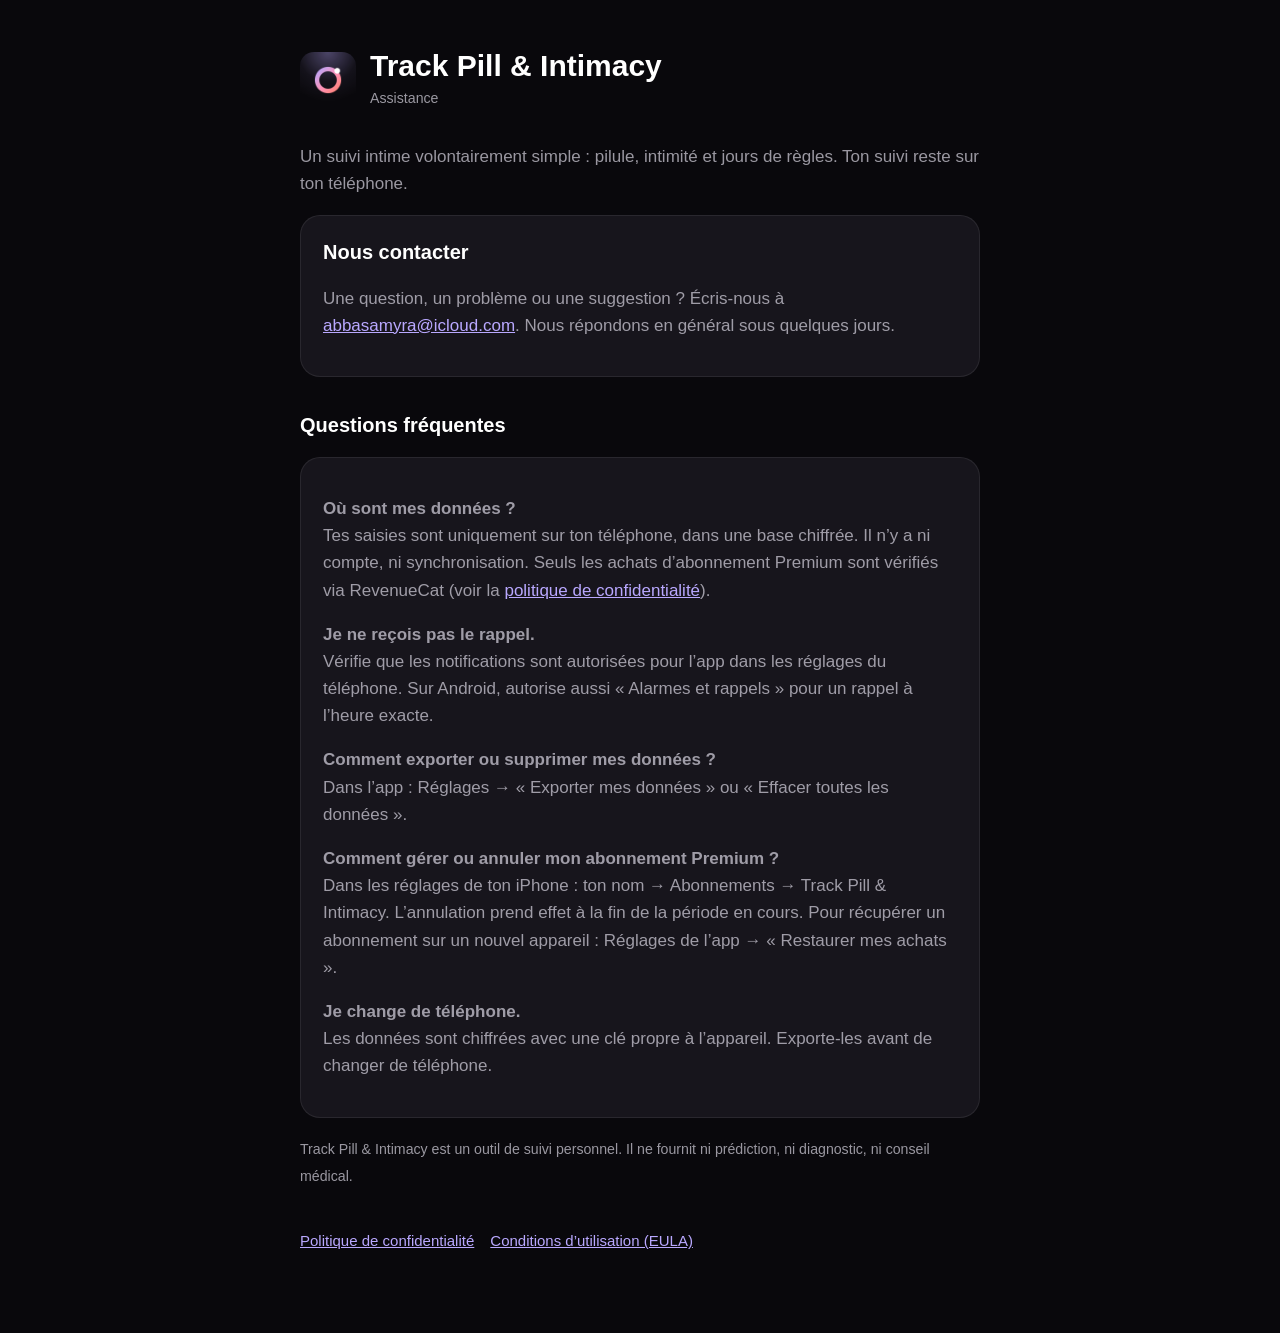
<file: index.html>
<!doctype html><html lang="fr"><head><meta charset="utf-8"><meta name="viewport" content="width=device-width,initial-scale=1">
<title>Track Pill &amp; Intimacy — Assistance</title><link rel="stylesheet" href="style.css"></head><body><main>
<header><img src="icon.png" alt=""><div><h1>Track Pill &amp; Intimacy</h1><small>Assistance</small></div></header>
<p>Un suivi intime volontairement simple : pilule, intimité et jours de règles. Ton suivi reste sur ton téléphone.</p>
<div class="card"><h2 style="margin-top:0">Nous contacter</h2><p>Une question, un problème ou une suggestion ? Écris-nous à <a href="mailto:abbasamyra@icloud.com">abbasamyra@icloud.com</a>. Nous répondons en général sous quelques jours.</p></div>
<h2>Questions fréquentes</h2>
<div class="card"><p><strong>Où sont mes données ?</strong><br>Tes saisies sont uniquement sur ton téléphone, dans une base chiffrée. Il n’y a ni compte, ni synchronisation. Seuls les achats d’abonnement Premium sont vérifiés via RevenueCat (voir la <a href="privacy.html">politique de confidentialité</a>).</p>
<p><strong>Je ne reçois pas le rappel.</strong><br>Vérifie que les notifications sont autorisées pour l’app dans les réglages du téléphone. Sur Android, autorise aussi « Alarmes et rappels » pour un rappel à l’heure exacte.</p>
<p><strong>Comment exporter ou supprimer mes données ?</strong><br>Dans l’app : Réglages → « Exporter mes données » ou « Effacer toutes les données ».</p>
<p><strong>Comment gérer ou annuler mon abonnement Premium ?</strong><br>Dans les réglages de ton iPhone : ton nom → Abonnements → Track Pill &amp; Intimacy. L’annulation prend effet à la fin de la période en cours. Pour récupérer un abonnement sur un nouvel appareil : Réglages de l’app → « Restaurer mes achats ».</p>
<p><strong>Je change de téléphone.</strong><br>Les données sont chiffrées avec une clé propre à l’appareil. Exporte-les avant de changer de téléphone.</p></div>
<p><small>Track Pill &amp; Intimacy est un outil de suivi personnel. Il ne fournit ni prédiction, ni diagnostic, ni conseil médical.</small></p>
<nav><a href="privacy.html">Politique de confidentialité</a><a href="https://www.apple.com/legal/internet-services/itunes/dev/stdeula/">Conditions d’utilisation (EULA)</a></nav>
</main></body></html>
</file>
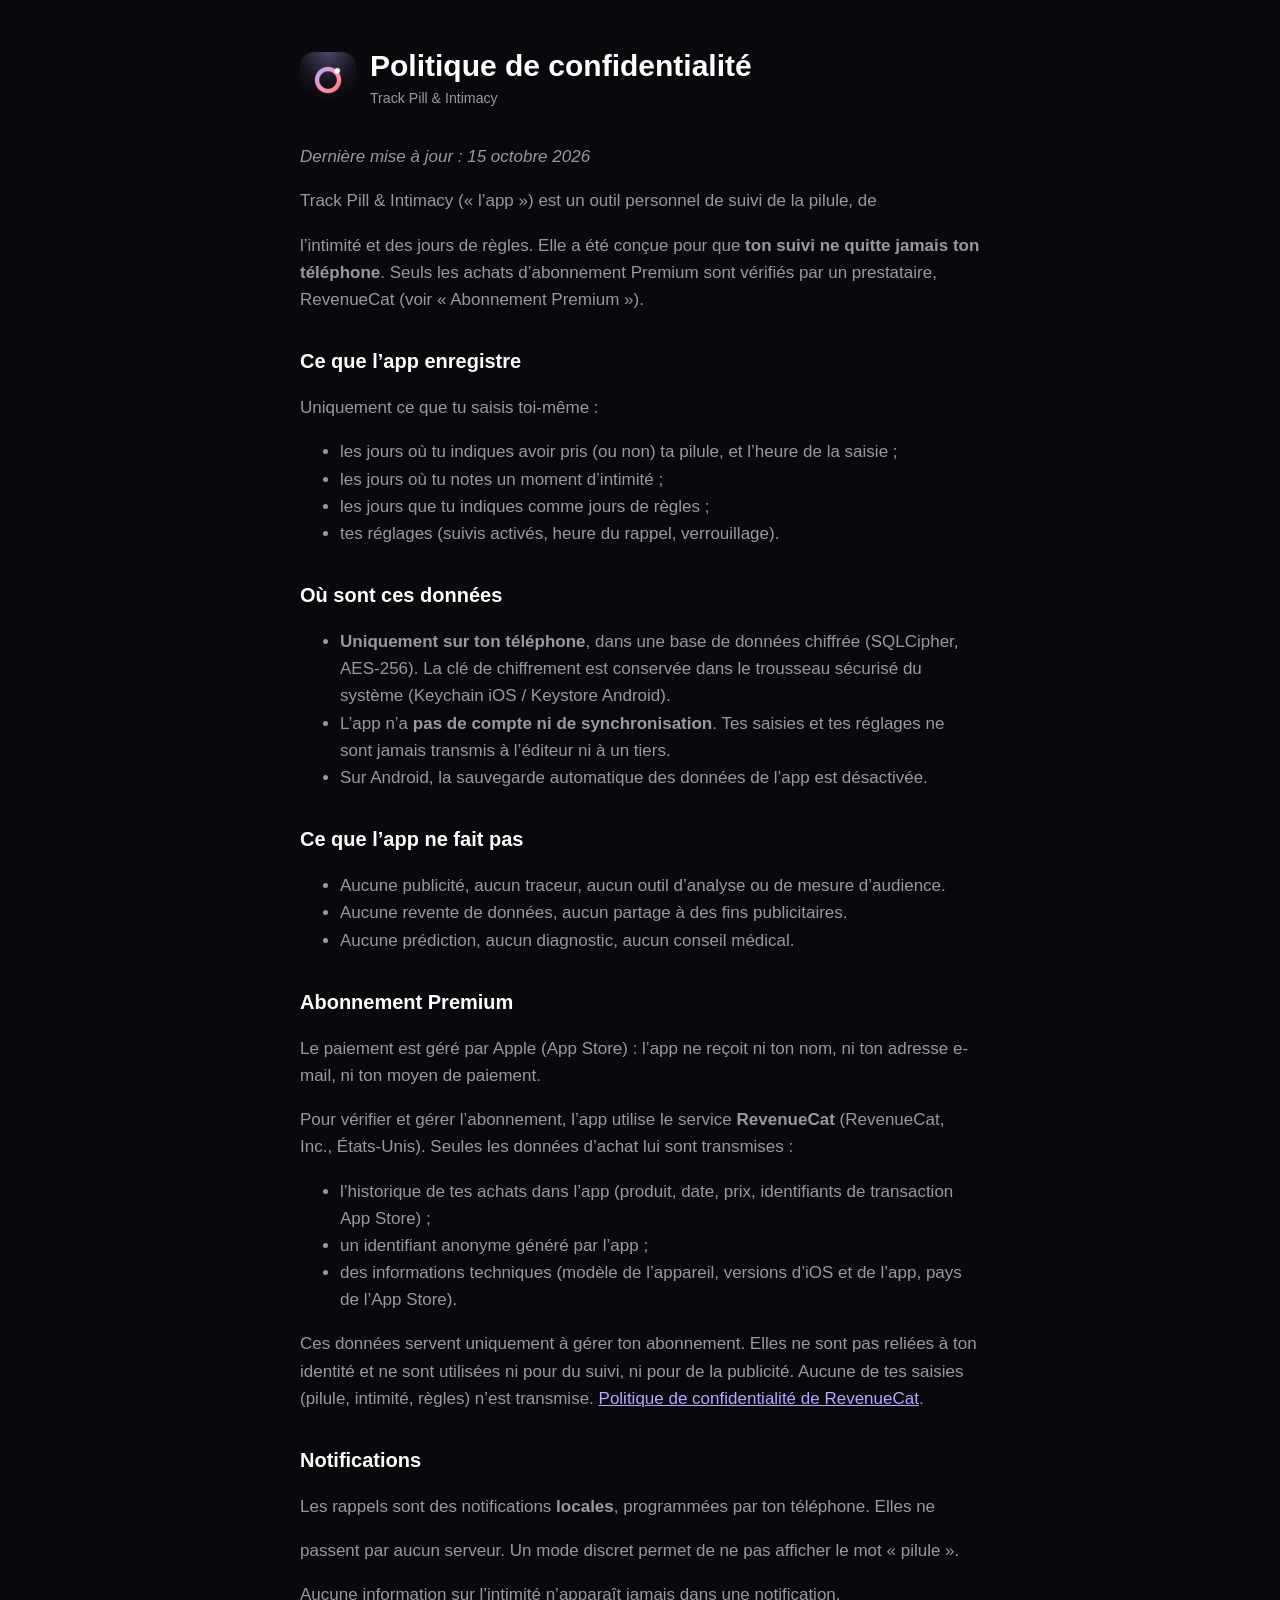
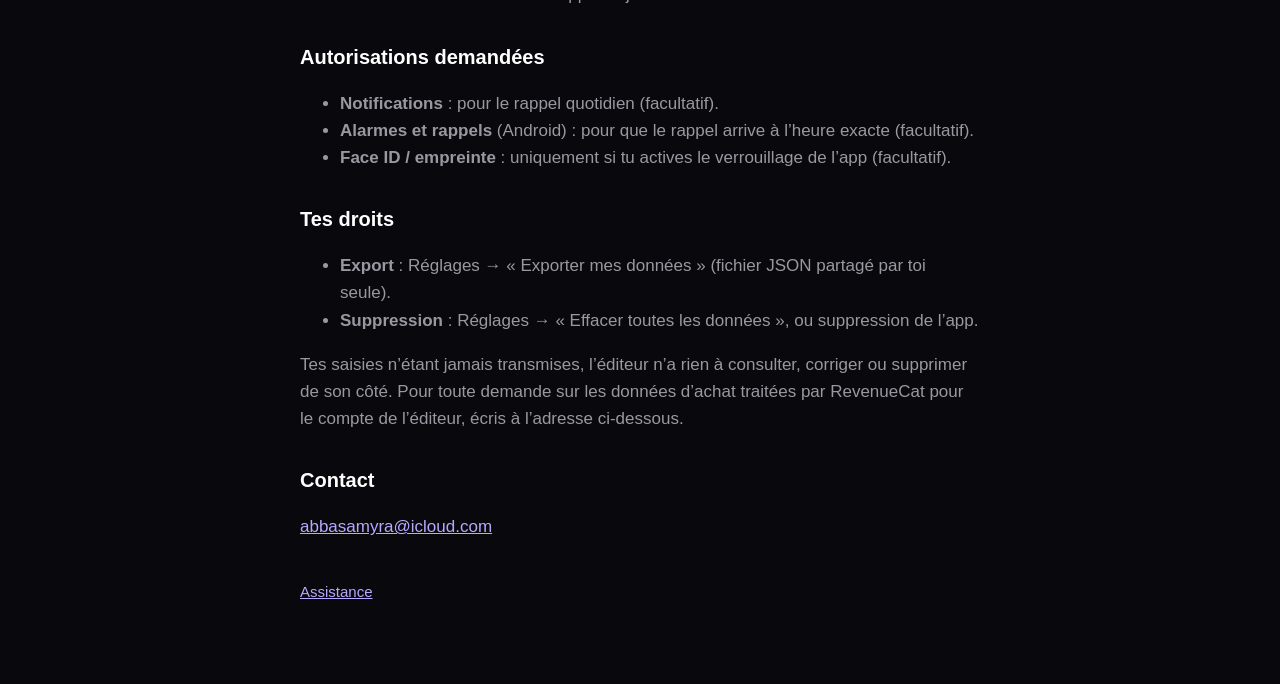
<file: privacy.html>
<!doctype html><html lang="fr"><head><meta charset="utf-8"><meta name="viewport" content="width=device-width,initial-scale=1">
<title>Track Pill &amp; Intimacy — Confidentialité</title><link rel="stylesheet" href="style.css"></head><body><main>
<header><img src="icon.png" alt=""><div><h1>Politique de confidentialité</h1><small>Track Pill &amp; Intimacy</small></div></header>
<p><em>Dernière mise à jour : 15 octobre 2026</em></p>
<p>Track Pill &amp; Intimacy (« l’app ») est un outil personnel de suivi de la pilule, de</p>
<p>l’intimité et des jours de règles. Elle a été conçue pour que <strong>ton suivi ne quitte jamais ton téléphone</strong>. Seuls les achats d’abonnement Premium sont vérifiés par un prestataire, RevenueCat (voir « Abonnement Premium »).</p>
<h2>Ce que l’app enregistre</h2>
<p>Uniquement ce que tu saisis toi-même :</p>
<ul>
<li>les jours où tu indiques avoir pris (ou non) ta pilule, et l’heure de la saisie ;</li>
<li>les jours où tu notes un moment d’intimité ;</li>
<li>les jours que tu indiques comme jours de règles ;</li>
<li>tes réglages (suivis activés, heure du rappel, verrouillage).</li>
</ul>
<h2>Où sont ces données</h2>
<ul>
<li><strong>Uniquement sur ton téléphone</strong>, dans une base de données chiffrée (SQLCipher, AES-256). La clé de chiffrement est conservée dans le trousseau sécurisé du système (Keychain iOS / Keystore Android).</li>
<li>L’app n’a <strong>pas de compte ni de synchronisation</strong>. Tes saisies et tes réglages ne sont jamais transmis à l’éditeur ni à un tiers.</li>
<li>Sur Android, la sauvegarde automatique des données de l’app est désactivée.</li>
</ul>
<h2>Ce que l’app ne fait pas</h2>
<ul>
<li>Aucune publicité, aucun traceur, aucun outil d’analyse ou de mesure d’audience.</li>
<li>Aucune revente de données, aucun partage à des fins publicitaires.</li>
<li>Aucune prédiction, aucun diagnostic, aucun conseil médical.</li>
</ul>
<h2>Abonnement Premium</h2>
<p>Le paiement est géré par Apple (App Store) : l’app ne reçoit ni ton nom, ni ton adresse e-mail, ni ton moyen de paiement.</p>
<p>Pour vérifier et gérer l’abonnement, l’app utilise le service <strong>RevenueCat</strong> (RevenueCat, Inc., États-Unis). Seules les données d’achat lui sont transmises :</p>
<ul>
<li>l’historique de tes achats dans l’app (produit, date, prix, identifiants de transaction App Store) ;</li>
<li>un identifiant anonyme généré par l’app ;</li>
<li>des informations techniques (modèle de l’appareil, versions d’iOS et de l’app, pays de l’App Store).</li>
</ul>
<p>Ces données servent uniquement à gérer ton abonnement. Elles ne sont pas reliées à ton identité et ne sont utilisées ni pour du suivi, ni pour de la publicité. Aucune de tes saisies (pilule, intimité, règles) n’est transmise. <a href="https://www.revenuecat.com/privacy">Politique de confidentialité de RevenueCat</a>.</p>
<h2>Notifications</h2>
<p>Les rappels sont des notifications <strong>locales</strong>, programmées par ton téléphone. Elles ne</p>
<p>passent par aucun serveur. Un mode discret permet de ne pas afficher le mot « pilule ».</p>
<p>Aucune information sur l’intimité n’apparaît jamais dans une notification.</p>
<h2>Autorisations demandées</h2>
<ul>
<li><strong>Notifications</strong> : pour le rappel quotidien (facultatif).</li>
<li><strong>Alarmes et rappels</strong> (Android) : pour que le rappel arrive à l’heure exacte (facultatif).</li>
<li><strong>Face ID / empreinte</strong> : uniquement si tu actives le verrouillage de l’app (facultatif).</li>
</ul>
<h2>Tes droits</h2>
<ul>
<li><strong>Export</strong> : Réglages → « Exporter mes données » (fichier JSON partagé par toi seule).</li>
<li><strong>Suppression</strong> : Réglages → « Effacer toutes les données », ou suppression de l’app.</li>
</ul>
<p>Tes saisies n’étant jamais transmises, l’éditeur n’a rien à consulter, corriger ou supprimer de son côté. Pour toute demande sur les données d’achat traitées par RevenueCat pour le compte de l’éditeur, écris à l’adresse ci-dessous.</p>
<h2>Contact</h2>
<p><a href="mailto:abbasamyra@icloud.com">abbasamyra@icloud.com</a></p>
<nav><a href="index.html">Assistance</a></nav></main></body></html>
</file>
<file: style.css>
:root{--bg:#09080C;--surface:#17151C;--text:#fff;--muted:rgba(236,233,245,.64);--pill:#B9A8FF;--border:rgba(255,255,255,.08)}
*{box-sizing:border-box}body{margin:0;background:var(--bg);color:var(--text);font:17px/1.6 -apple-system,BlinkMacSystemFont,"Inter","Segoe UI",sans-serif}
main{max-width:720px;margin:0 auto;padding:48px 20px 80px}
header{display:flex;align-items:center;gap:14px;margin-bottom:32px}header img{width:56px;height:56px;border-radius:14px}
h1{font-size:30px;line-height:1.2;margin:0}h2{font-size:20px;margin:32px 0 8px}p,li{color:var(--muted)}
a{color:var(--pill)}.card{background:var(--surface);border:1px solid var(--border);border-radius:20px;padding:20px 22px;margin:16px 0}
nav{display:flex;gap:16px;margin-top:40px;font-size:15px}small{color:var(--muted)}
</file>
